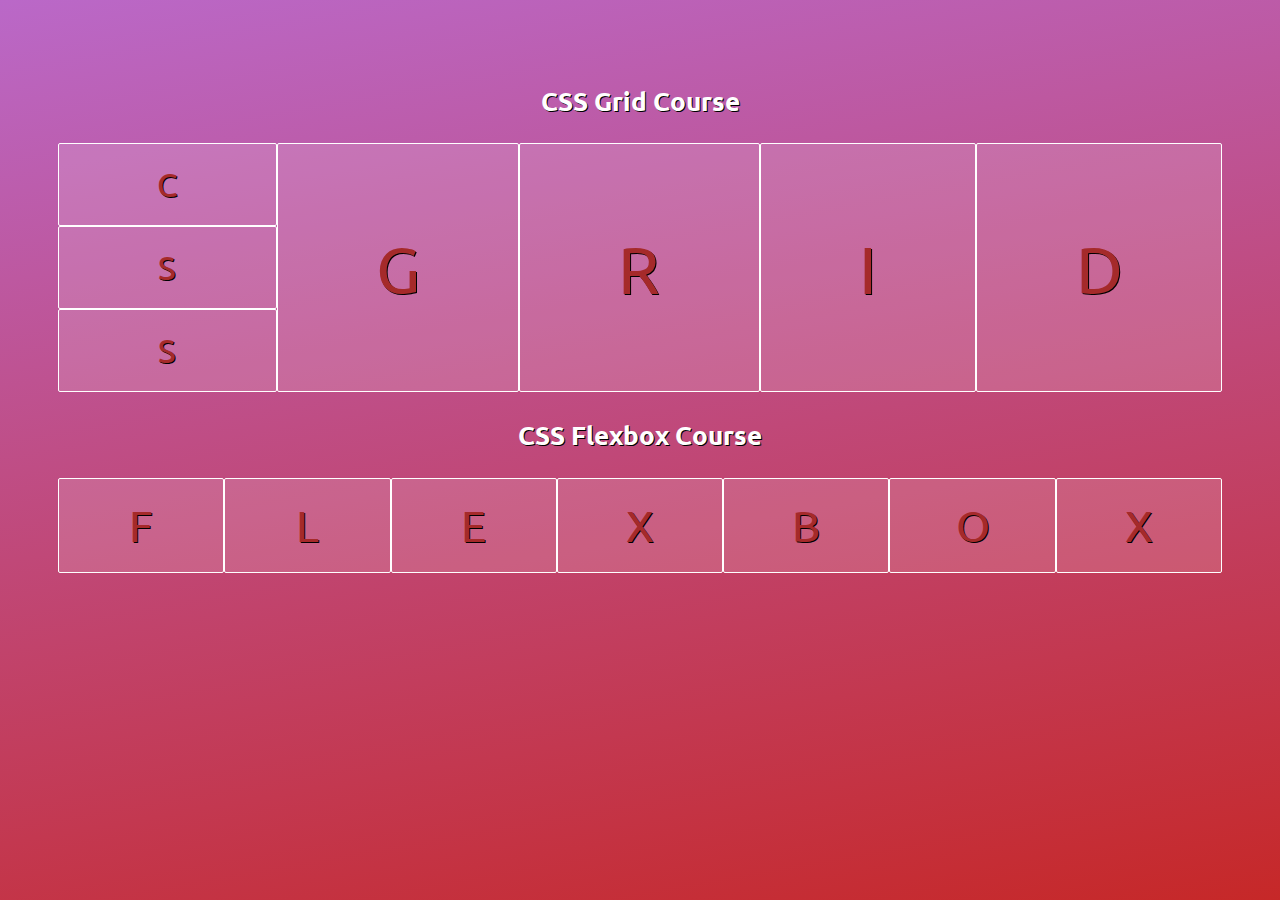
<file: index.html>
<!DOCTYPE html>
<html>
  <head>
      <title>Ultimate CSS Grid Course, (c) Peter Sommerhoff</title>
      <link rel="stylesheet" href="grid/css/base.css">
      <link rel="stylesheet" href="grid/css/main.css">
      <!-- Remove this line for offline development: -->
      <link href="https://fonts.googleapis.com/css?family=Ubuntu:300" rel="stylesheet">
  </head>
  <body>
    <a href="grid/index.html">
        <h3>CSS Grid Course</h3>
        <div class="grid6">
            <div>C</div>
            <div>S</div>
            <div>S</div>
            <div>G</div>
            <div>R</div>
            <div>I</div>
            <div>D</div>
        </div>
    </a>
    <a href="flexbox/showcase.html">
        <h3>CSS Flexbox Course</h3>
        <div class="flexbox">
            <div>F</div>
            <div>L</div>
            <div>E</div>
            <div>X</div>
            <div>B</div>
            <div>O</div>
            <div>X</div>
        </div>
    </a>
  </body>
</html>
</file>
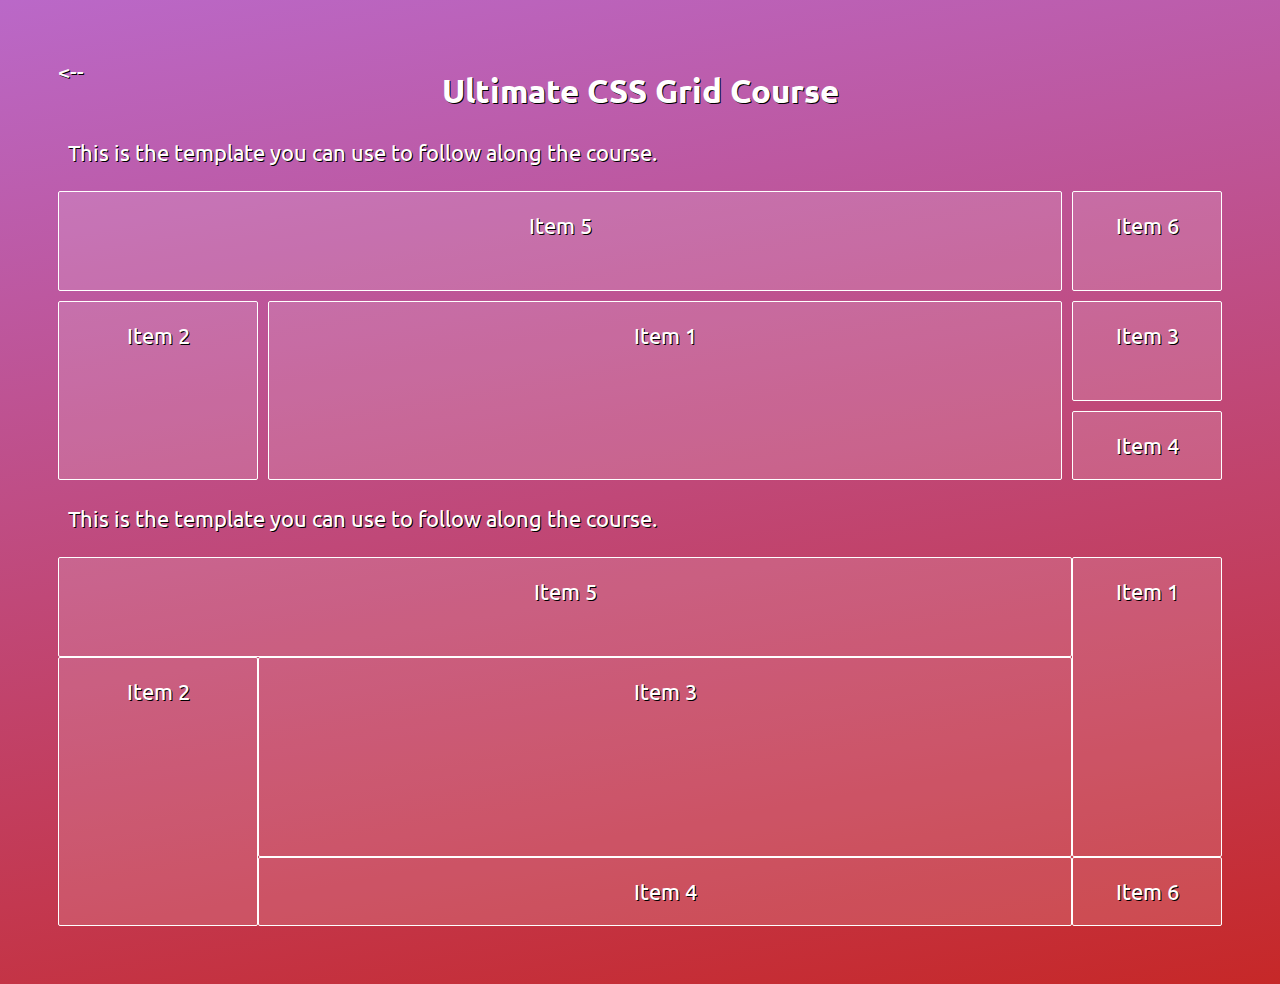
<file: grid/index.html>
<!DOCTYPE html>
<html>
  <head>
      <title>Ultimate CSS Grid Course, (c) Peter Sommerhoff</title>
      <link rel="stylesheet" href="css/base.css">
      <link rel="stylesheet" href="css/main.css">
      <!-- Remove this line for offline development: -->
      <link href="https://fonts.googleapis.com/css?family=Ubuntu:300" rel="stylesheet">
  </head>
  <body>
    <a href="../index.html"><--</a><h2>Ultimate CSS Grid Course</h2>
    <p>This is the template you can use to follow along the course.</p>
    <div class="grid">
      <div>Item 1</div>
      <div>Item 2</div>
      <div>Item 3</div>
      <div>Item 4</div>
      <div>Item 5</div>
      <div>Item 6</div>
    </div>

    <p>This is the template you can use to follow along the course.</p>
    <div class="grid2">
      <div>Item 1</div>
      <div>Item 2</div>
      <div>Item 3</div>
      <div>Item 4</div>
      <div>Item 5</div>
      <div>Item 6</div>
    </div>
  </body>
</html>
</file>
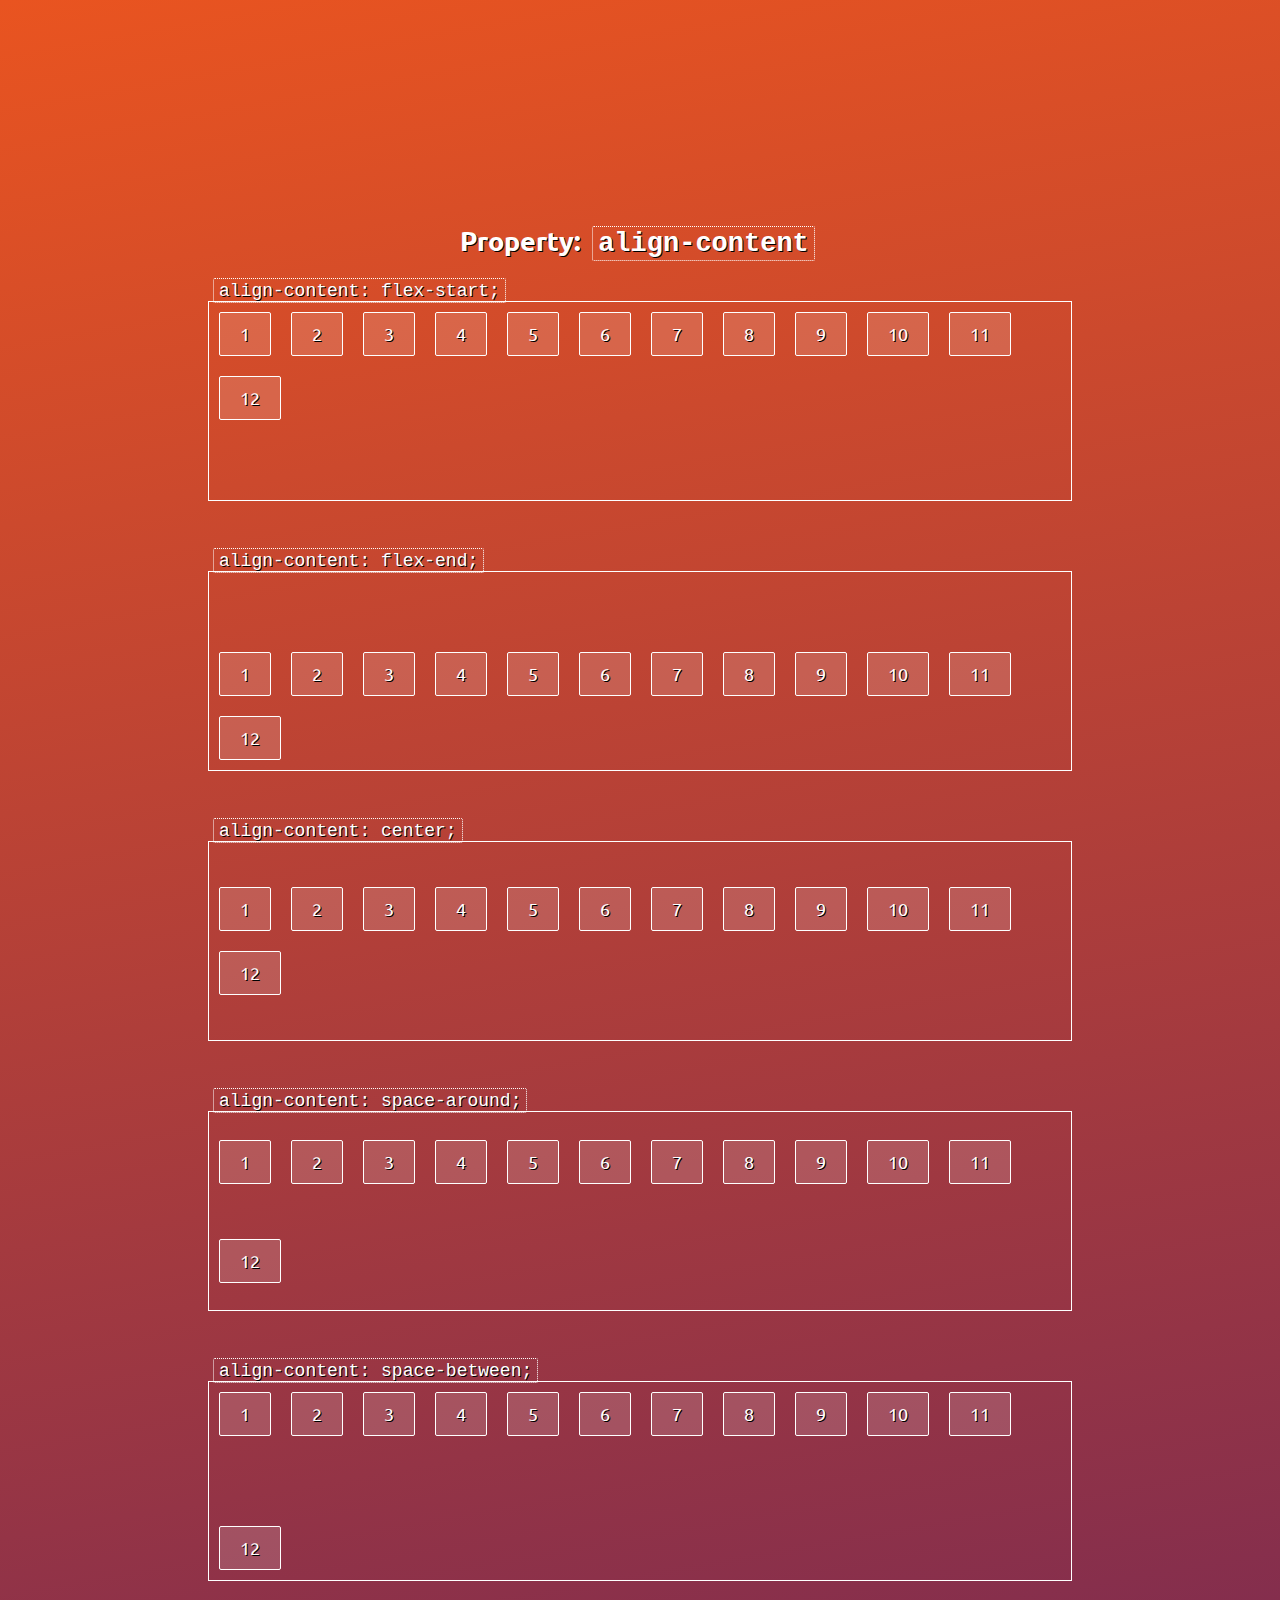
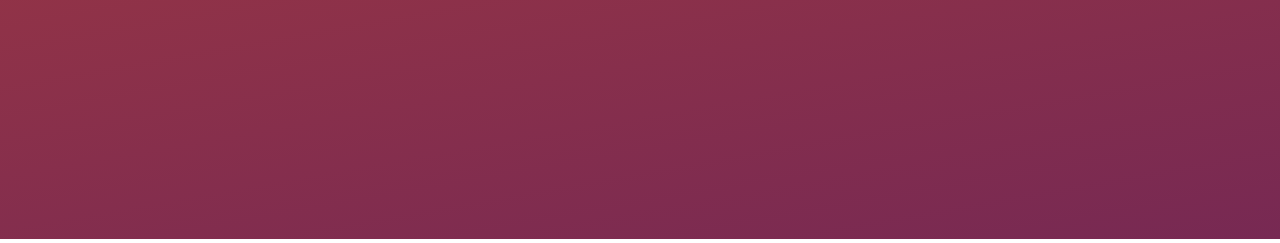
<file: flexbox/aligncontent.html>
<html>
  <head>
      <title>Flexbox Grids</title>
      <link rel="stylesheet" href="css/showcase.css">
      <link rel="stylesheet" href="css/aligncontent.css">
      <link href="https://fonts.googleapis.com/css?family=Ubuntu:300" rel="stylesheet">
  </head>
  <body>

    <h2>Property: <code>align-content</code></h2>

    <code>align-content: flex-start;</code>
    <div class="align-start container outlined">
      <div>1</div> <div>2</div> <div>3</div> <div>4</div>
      <div>5</div> <div>6</div> <div>7</div> <div>8</div>
      <div>9</div> <div>10</div> <div>11</div> <div>12</div>
    </div>

    <code>align-content: flex-end;</code>
    <div class="align-end container outlined">
      <div>1</div> <div>2</div> <div>3</div> <div>4</div>
      <div>5</div> <div>6</div> <div>7</div> <div>8</div>
      <div>9</div> <div>10</div> <div>11</div> <div>12</div>
    </div>

    <code>align-content: center;</code>
    <div class="align-center container outlined">
      <div>1</div> <div>2</div> <div>3</div> <div>4</div>
      <div>5</div> <div>6</div> <div>7</div> <div>8</div>
      <div>9</div> <div>10</div> <div>11</div> <div>12</div>
    </div>

    <code>align-content: space-around;</code>
    <div class="align-around container outlined">
      <div>1</div> <div>2</div> <div>3</div> <div>4</div>
      <div>5</div> <div>6</div> <div>7</div> <div>8</div>
      <div>9</div> <div>10</div> <div>11</div> <div>12</div>
    </div>

    <code>align-content: space-between;</code>
    <div class="align-between container outlined">
      <div>1</div> <div>2</div> <div>3</div> <div>4</div>
      <div>5</div> <div>6</div> <div>7</div> <div>8</div>
      <div>9</div> <div>10</div> <div>11</div> <div>12</div>
    </div>
  </body>
</html>
</file>
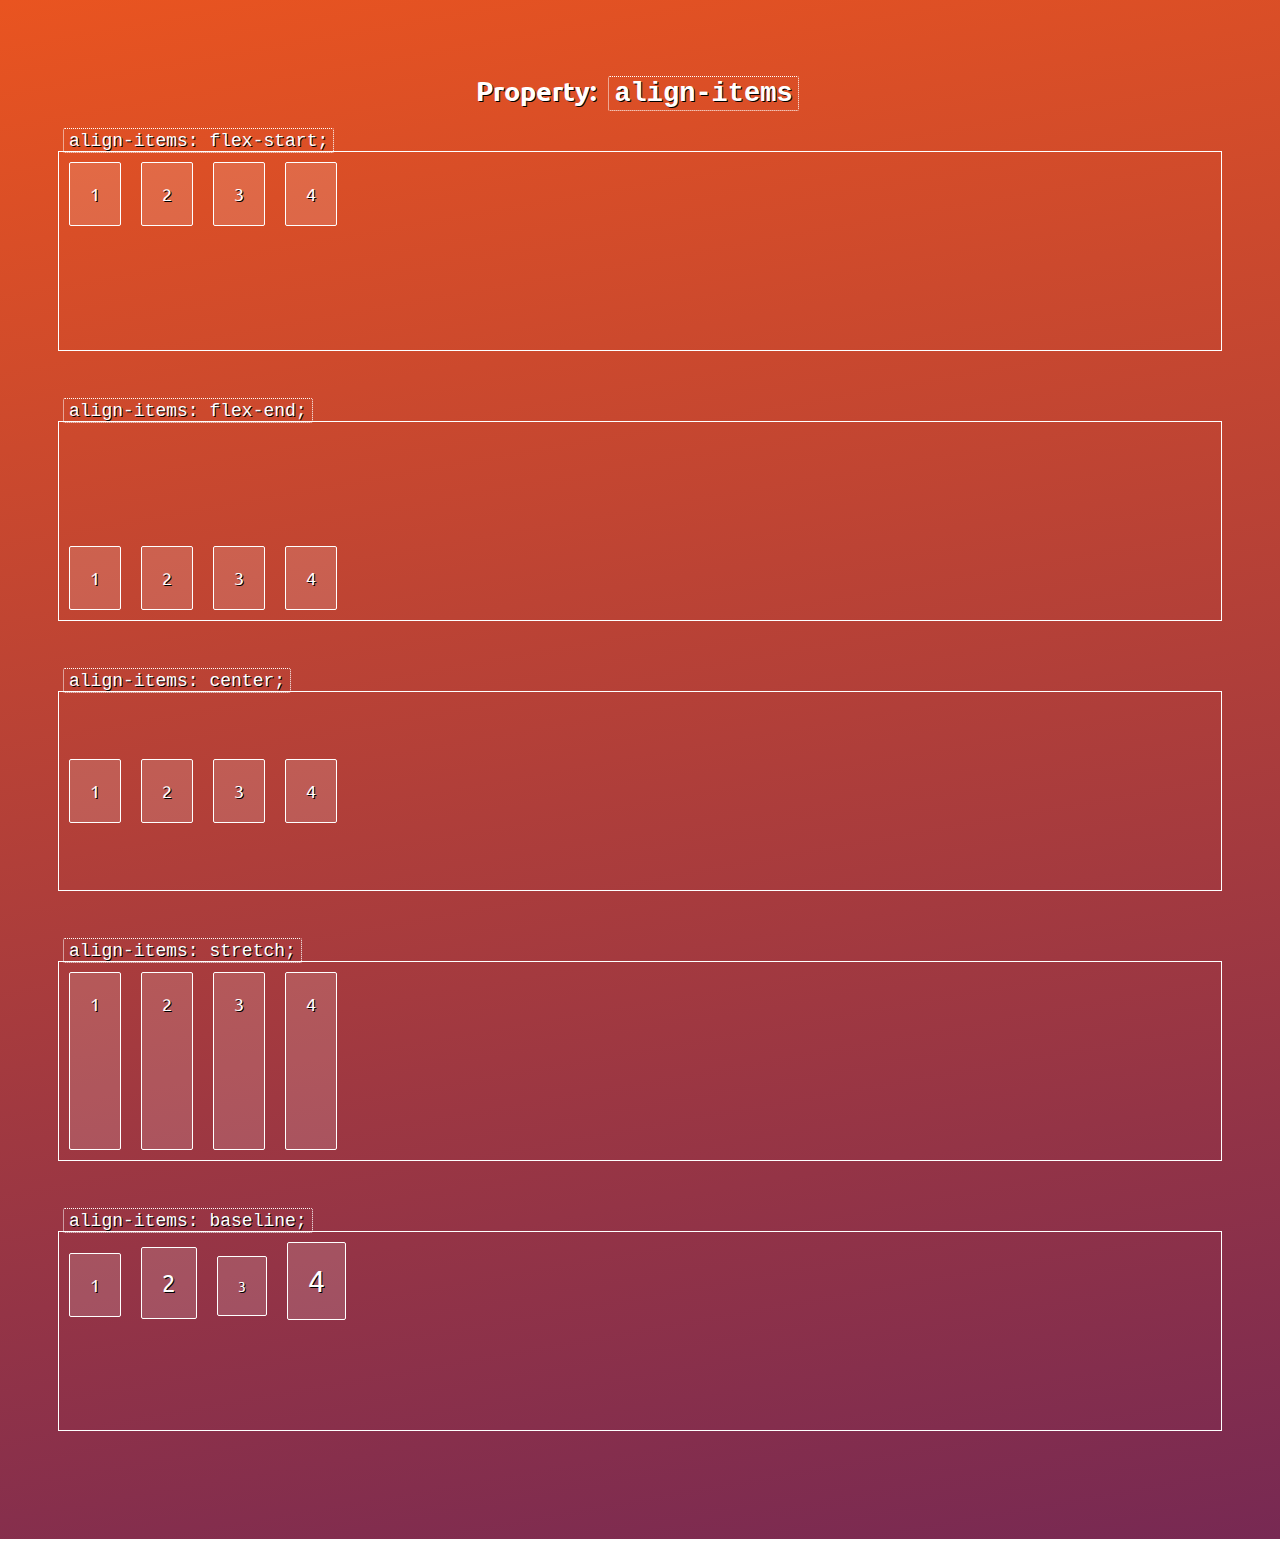
<file: flexbox/alignment.html>
<html>
  <head>
      <title>Flexbox Grids</title>
      <link rel="stylesheet" href="css/showcase.css">
      <link rel="stylesheet" href="css/alignment.css">
      <link href="https://fonts.googleapis.com/css?family=Ubuntu:300" rel="stylesheet">
  </head>
  <body>

    <h2>Property: <code>align-items</code></h2>

    <code>align-items: flex-start;</code>
    <div class="align-start container outlined">
      <div>1</div>
      <div>2</div>
      <div>3</div>
      <div>4</div>
    </div>

    <code>align-items: flex-end;</code>
    <div class="align-end container outlined">
      <div>1</div>
      <div>2</div>
      <div>3</div>
      <div>4</div>
    </div>

    <code>align-items: center;</code>
    <div class="align-center container outlined">
      <div>1</div>
      <div>2</div>
      <div>3</div>
      <div>4</div>
    </div>

    <code>align-items: stretch;</code>
    <div class="align-stretch container outlined">
      <div>1</div>
      <div>2</div>
      <div>3</div>
      <div>4</div>
    </div>

    <code>align-items: baseline;</code>
    <div class="align-baseline container outlined">
      <div>1</div>
      <div>2</div>
      <div>3</div>
      <div>4</div>
    </div>
  </body>
</html>
</file>
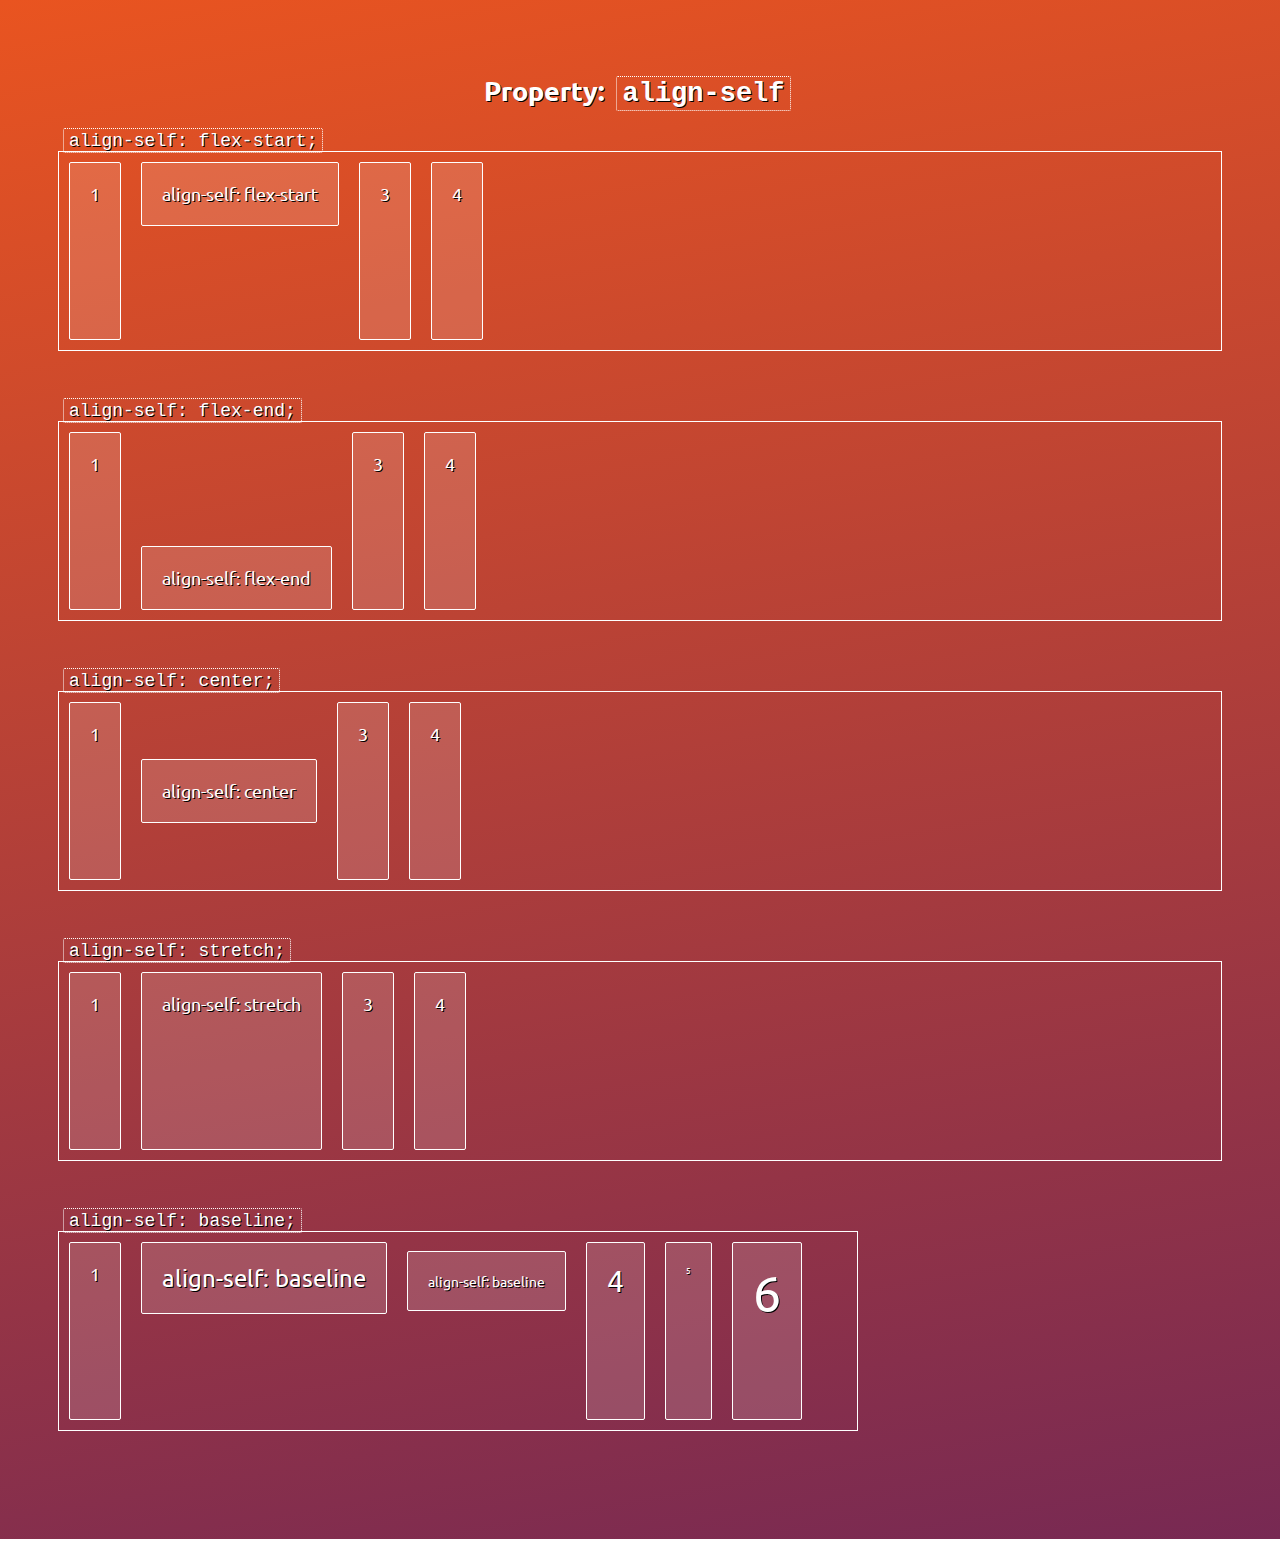
<file: flexbox/alignself.html>
<html>
  <head>
      <title>Flexbox Grids</title>
      <link rel="stylesheet" href="css/showcase.css">
      <link rel="stylesheet" href="css/alignself.css">
      <link href="https://fonts.googleapis.com/css?family=Ubuntu:300" rel="stylesheet">
  </head>
  <body>

    <h2>Property: <code>align-self</code></h2>

    <code>align-self: flex-start;</code>
    <div class="container outlined">
      <div>1</div>
      <div class="self-start">align-self: flex-start</div>
      <div>3</div>
      <div>4</div>
    </div>

    <code>align-self: flex-end;</code>
    <div class="container outlined">
      <div>1</div>
      <div class="self-end">align-self: flex-end</div>
      <div>3</div>
      <div>4</div>
    </div>

    <code>align-self: center;</code>
    <div class="container outlined">
      <div>1</div>
      <div class="self-center">align-self: center</div>
      <div>3</div>
      <div>4</div>
    </div>

    <code>align-self: stretch;</code>
    <div class="container outlined">
      <div>1</div>
      <div class="self-stretch">align-self: stretch</div>
      <div>3</div>
      <div>4</div>
    </div>

    <code>align-self: baseline;</code>
    <div class="container outlined baseline">
      <div>1</div>
      <div class="self-baseline">align-self: baseline</div>
      <div class="self-baseline">align-self: baseline</div>
      <div>4</div>
      <div>5</div>
      <div>6</div>
    </div>
  </body>
</html>
</file>
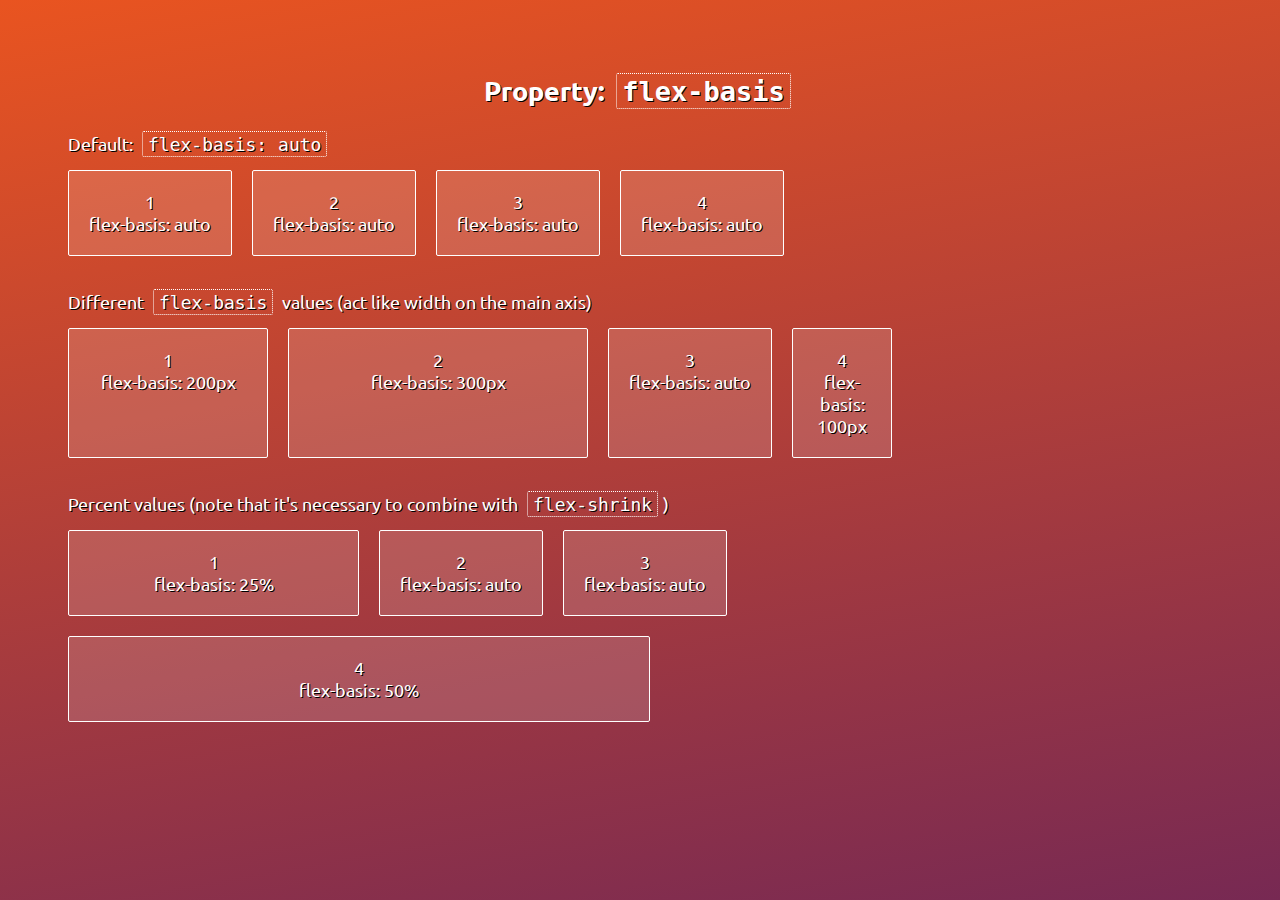
<file: flexbox/flexbasis.html>
<html>
  <head>
      <title>Flexbox Grids</title>
      <link rel="stylesheet" href="css/showcase.css">
      <link rel="stylesheet" href="css/flexbasis.css">
      <link href="https://fonts.googleapis.com/css?family=Ubuntu:300" rel="stylesheet">
  </head>
  <body>

    <h2>Property: <code>flex-basis</code></h2>

    <p>Default: <code>flex-basis: auto</code></p>
    <div class="container">
      <div>1 <br>flex-basis: auto</div>
      <div>2 <br>flex-basis: auto</div>
      <div>3 <br>flex-basis: auto</div>
      <div>4 <br>flex-basis: auto</div>
    </div>

    <p>Different <code>flex-basis</code> values (act like width on the main axis)</p>
    <div class="basis1 container">
      <div>1 <br>flex-basis: 200px</div>
      <div>2 <br>flex-basis: 300px</div>
      <div>3 <br>flex-basis: auto</div>
      <div>4 <br>flex-basis: 100px</div>
    </div>

    <p>Percent values (note that it's necessary to combine with <code>flex-shrink</code>)</p>
    <div class="basis2 container">
      <div>1 <br>flex-basis: 25%</div>
      <div>2 <br>flex-basis: auto</div>
      <div>3 <br>flex-basis: auto</div>
      <div>4 <br>flex-basis: 50%</div>
    </div>

  </body>
</html>
</file>
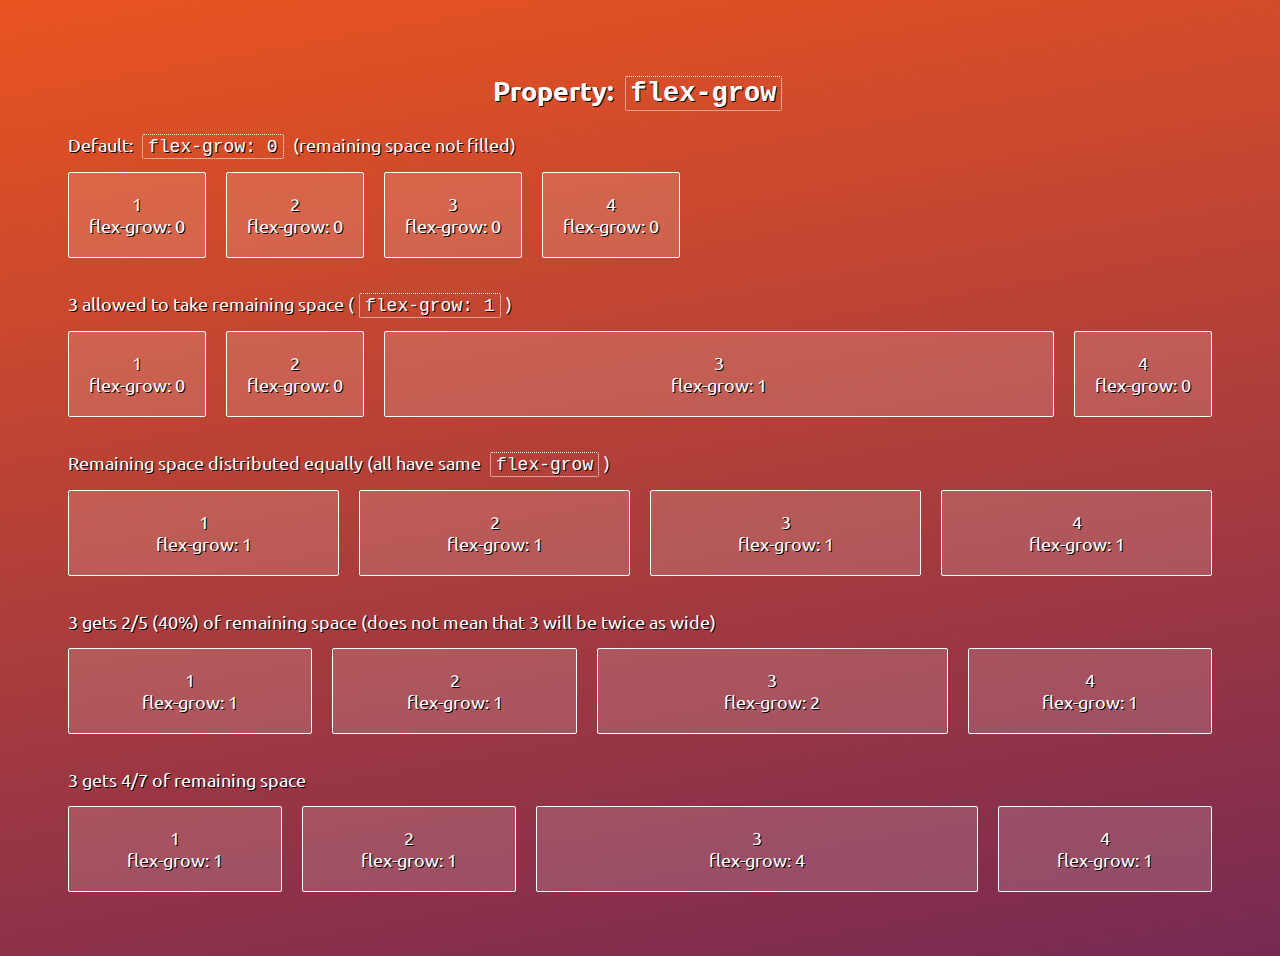
<file: flexbox/flexgrow.html>
<html>
  <head>
      <title>Flexbox Grids</title>
      <link rel="stylesheet" href="css/showcase.css">
      <link rel="stylesheet" href="css/flexgrow.css">
      <link href="https://fonts.googleapis.com/css?family=Ubuntu:300" rel="stylesheet">
  </head>
  <body>

    <h2>Property: <code>flex-grow</code></h2>

    <p>Default: <code>flex-grow: 0</code> (remaining space not filled)</p>
    <div class="container">
      <div>1 <br>flex-grow: 0</div>
      <div>2 <br>flex-grow: 0</div>
      <div>3 <br>flex-grow: 0</div>
      <div>4 <br>flex-grow: 0</div>
    </div>

    <p>3 allowed to take remaining space (<code>flex-grow: 1</code>)</p>
    <div class="grow1 container">
      <div>1 <br>flex-grow: 0</div>
      <div>2 <br>flex-grow: 0</div>
      <div>3 <br>flex-grow: 1</div>
      <div>4 <br>flex-grow: 0</div>
    </div>

    <p>Remaining space distributed equally (all have same <code>flex-grow</code>)</p>
    <div class="grow2 container">
      <div>1 <br>flex-grow: 1</div>
      <div>2 <br>flex-grow: 1</div>
      <div>3 <br>flex-grow: 1</div>
      <div>4 <br>flex-grow: 1</div>
    </div>

    <p>3 gets 2/5 (40%) of remaining space (does not mean that 3 will be twice as wide)</p>
    <div class="grow3 container">
      <div>1 <br>flex-grow: 1</div>
      <div>2 <br>flex-grow: 1</div>
      <div>3 <br>flex-grow: 2</div>
      <div>4 <br>flex-grow: 1</div>
    </div>

    <p>3 gets 4/7 of remaining space</p>
    <div class="grow4 container">
      <div>1 <br>flex-grow: 1</div>
      <div>2 <br>flex-grow: 1</div>
      <div>3 <br>flex-grow: 4</div>
      <div>4 <br>flex-grow: 1</div>
    </div>

  </body>
</html>
</file>
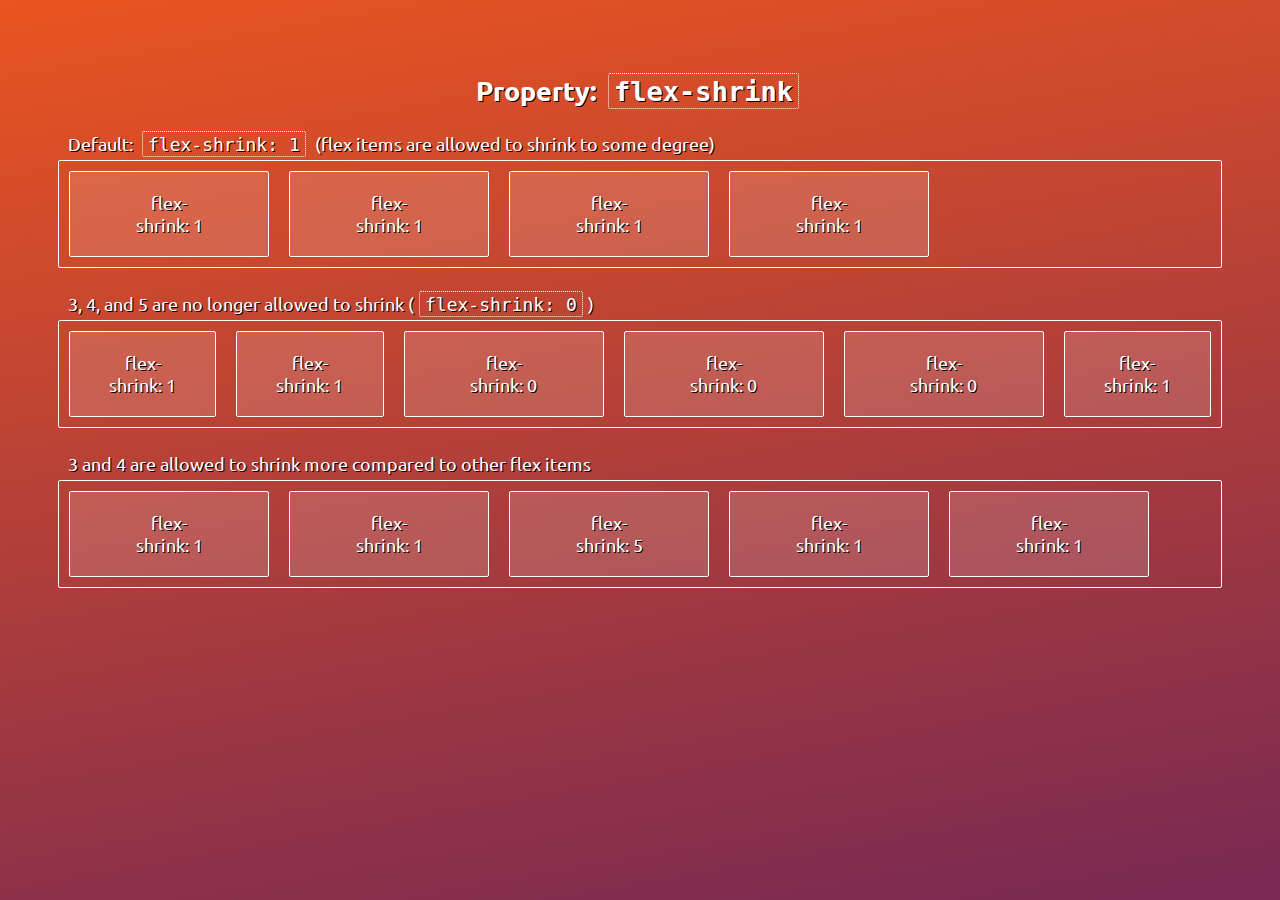
<file: flexbox/flexshrink.html>
<html>
  <head>
      <title>Flexbox Grids</title>
      <link rel="stylesheet" href="css/showcase.css">
      <link rel="stylesheet" href="css/flexshrink.css">
      <link href="https://fonts.googleapis.com/css?family=Ubuntu:300" rel="stylesheet">
  </head>
  <body>

    <h2>Property: <code>flex-shrink</code></h2>

    <p>Default: <code>flex-shrink: 1</code> (flex items are allowed to shrink to some degree)</p>
    <div class="container">
      <div>flex-<br>shrink: 1</div>
      <div>flex-<br>shrink: 1</div>
      <div>flex-<br>shrink: 1</div>
      <div>flex-<br>shrink: 1</div>
    </div>

    <p>3, 4, and 5 are no longer allowed to shrink (<code>flex-shrink: 0</code>)</p>
    <div class="shrink1 container">
      <div>flex-<br>shrink: 1</div>
      <div>flex-<br>shrink: 1</div>
      <div>flex-<br>shrink: 0</div>
      <div>flex-<br>shrink: 0</div>
      <div>flex-<br>shrink: 0</div>
      <div>flex-<br>shrink: 1</div>
    </div>

    <p>3 and 4 are allowed to shrink more compared to other flex items</p>
    <div class="shrink2 container">
      <div>flex-<br>shrink: 1</div>
      <div>flex-<br>shrink: 1</div>
      <div>flex-<br>shrink: 5</div>
      <div>flex-<br>shrink: 1</div>
      <div>flex-<br>shrink: 1</div>
    </div>

  </body>
</html>
</file>
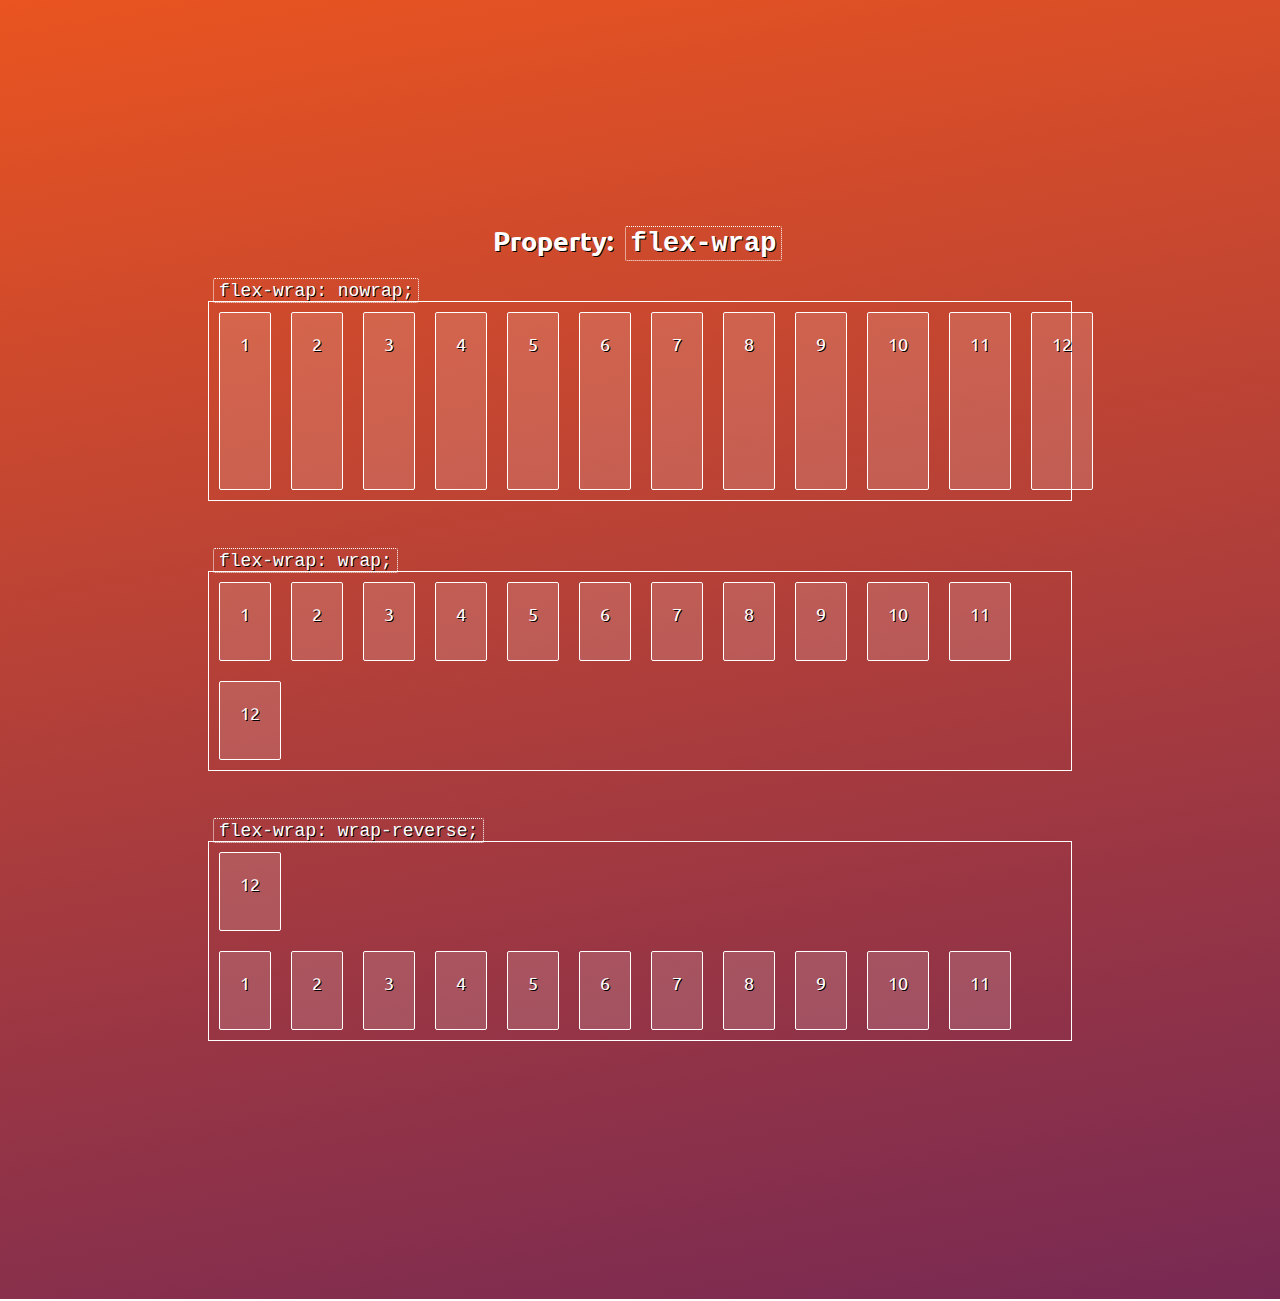
<file: flexbox/flexwrap.html>
<html>
  <head>
      <title>Flexbox Grids</title>
      <link rel="stylesheet" href="css/showcase.css">
      <link rel="stylesheet" href="css/flexwrap.css">
      <link href="https://fonts.googleapis.com/css?family=Ubuntu:300" rel="stylesheet">
  </head>
  <body>

    <h2>Property: <code>flex-wrap</code></h2>

    <code>flex-wrap: nowrap;</code>
    <div class="nowrap container outlined">
      <div>1</div> <div>2</div> <div>3</div> <div>4</div>
      <div>5</div> <div>6</div> <div>7</div> <div>8</div>
      <div>9</div> <div>10</div> <div>11</div> <div>12</div>
    </div>

    <code>flex-wrap: wrap;</code>
    <div class="wrap container outlined">
      <div>1</div> <div>2</div> <div>3</div> <div>4</div>
      <div>5</div> <div>6</div> <div>7</div> <div>8</div>
      <div>9</div> <div>10</div> <div>11</div> <div>12</div>
    </div>

    <code>flex-wrap: wrap-reverse;</code>
    <div class="wrap-reverse container outlined">
      <div>1</div> <div>2</div> <div>3</div> <div>4</div>
      <div>5</div> <div>6</div> <div>7</div> <div>8</div>
      <div>9</div> <div>10</div> <div>11</div> <div>12</div>
    </div>

  </body>
</html>
</file>
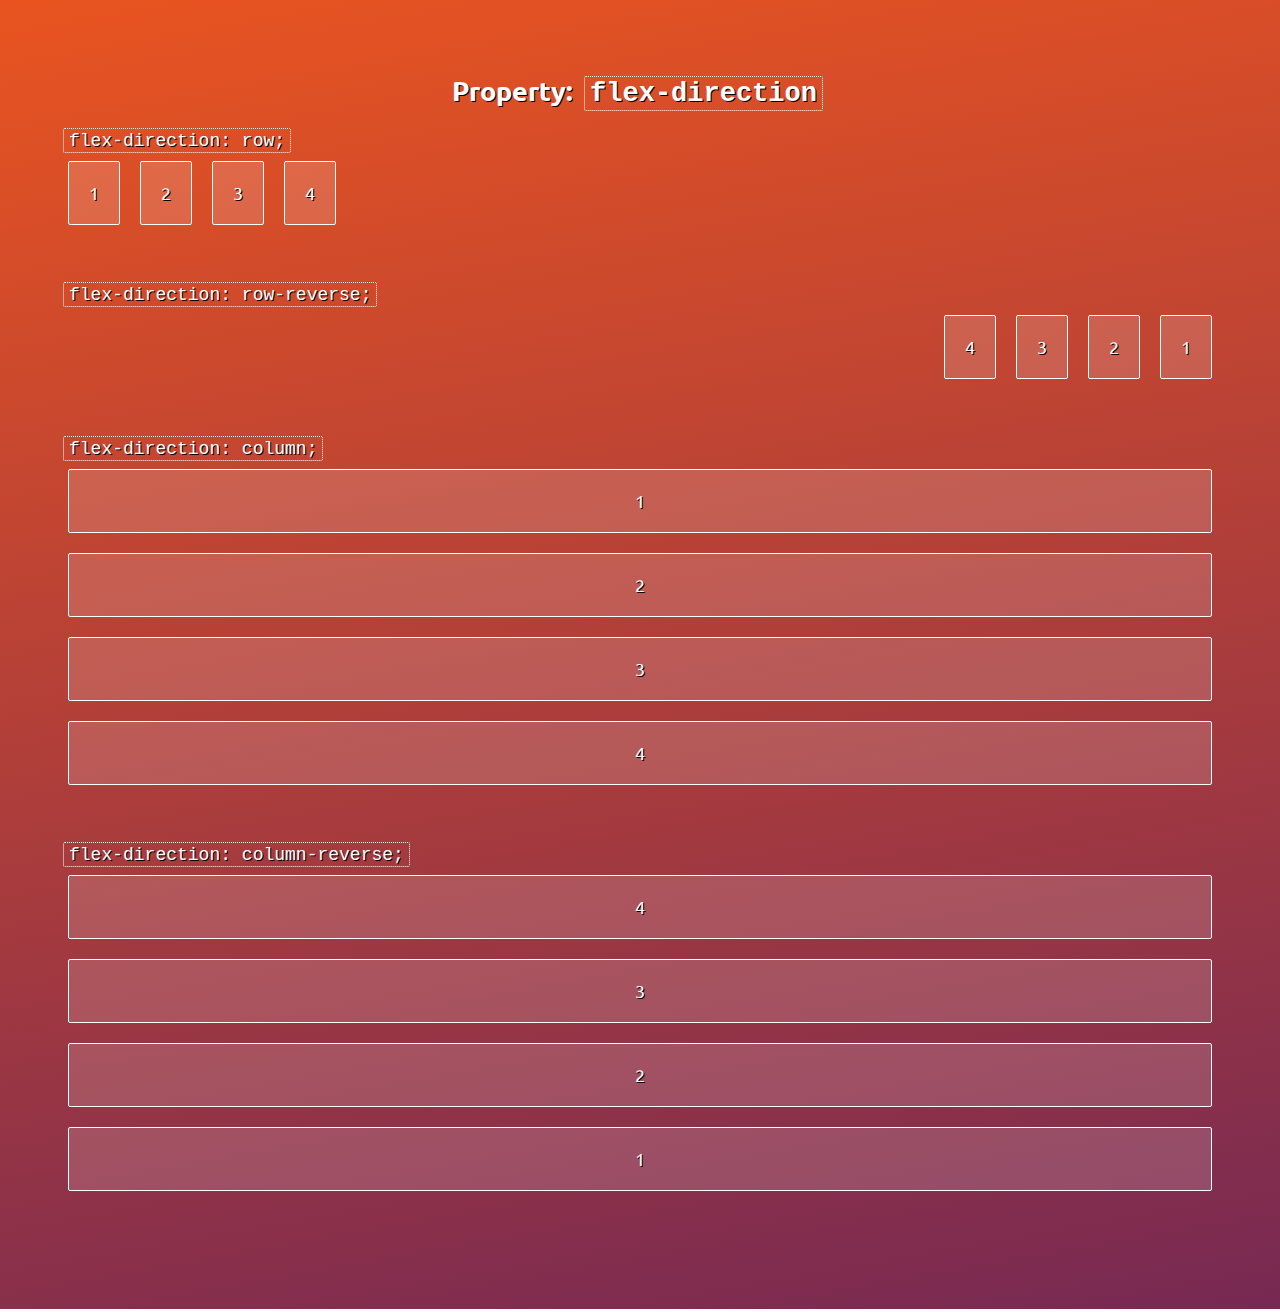
<file: flexbox/flowdirection.html>
<html>
  <head>
      <title>Flexbox Grids</title>
      <link rel="stylesheet" href="css/showcase.css">
      <link rel="stylesheet" href="css/flowdirection.css">
      <link href="https://fonts.googleapis.com/css?family=Ubuntu:300" rel="stylesheet">
  </head>
  <body>

    <h2>Property: <code>flex-direction</code></h2>

    <code>flex-direction: row;</code>
    <div class="row container">
      <div>1</div>
      <div>2</div>
      <div>3</div>
      <div>4</div>
    </div>

    <code>flex-direction: row-reverse;</code>
    <div class="row-reverse container">
      <div>1</div>
      <div>2</div>
      <div>3</div>
      <div>4</div>
    </div>

    <code>flex-direction: column;</code>
    <div class="column container">
      <div>1</div>
      <div>2</div>
      <div>3</div>
      <div>4</div>
    </div>

    <code>flex-direction: column-reverse;</code>
    <div class="column-reverse container">
      <div>1</div>
      <div>2</div>
      <div>3</div>
      <div>4</div>
    </div>
  </body>
</html>
</file>
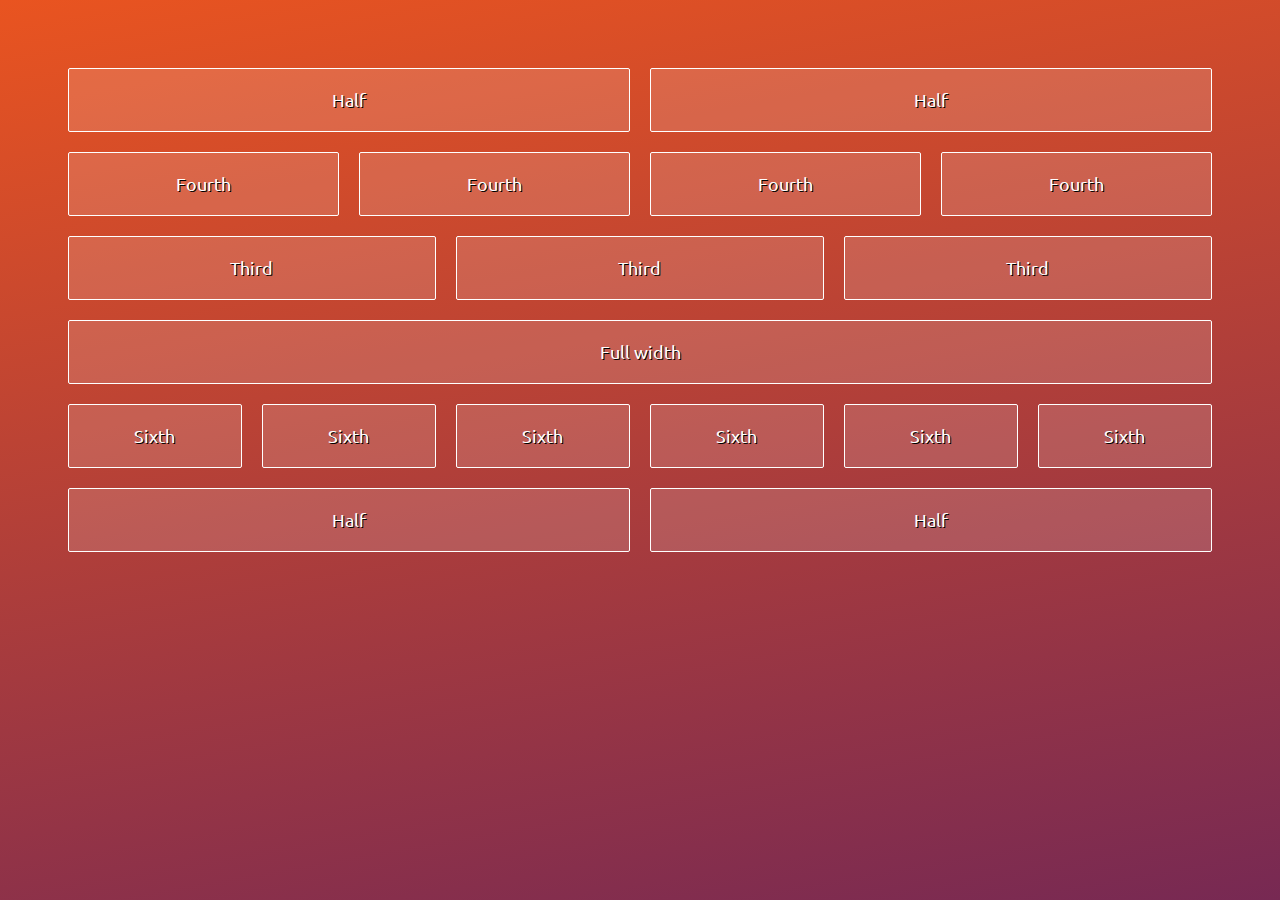
<file: flexbox/grids.html>
<html>
  <head>
      <title>Flexbox Grids</title>
      <link rel="stylesheet" href="css/showcase.css">
      <link href="https://fonts.googleapis.com/css?family=Ubuntu:300" rel="stylesheet">
  </head>
  <body>
    <div class="container">
      <div class="half">Half</div>
      <div class="half">Half</div>
      <div class="fourth">Fourth</div>
      <div class="fourth">Fourth</div>
      <div class="fourth">Fourth</div>
      <div class="fourth">Fourth</div>
      <div class="third">Third</div>
      <div class="third">Third</div>
      <div class="third">Third</div>
      <div class="full">Full width</div>
      <div class="sixth">Sixth</div>
      <div class="sixth">Sixth</div>
      <div class="sixth">Sixth</div>
      <div class="sixth">Sixth</div>
      <div class="sixth">Sixth</div>
      <div class="sixth">Sixth</div>
      <div class="half">Half</div>
      <div class="half">Half</div>
    </div>
  </body>
</html>
</file>
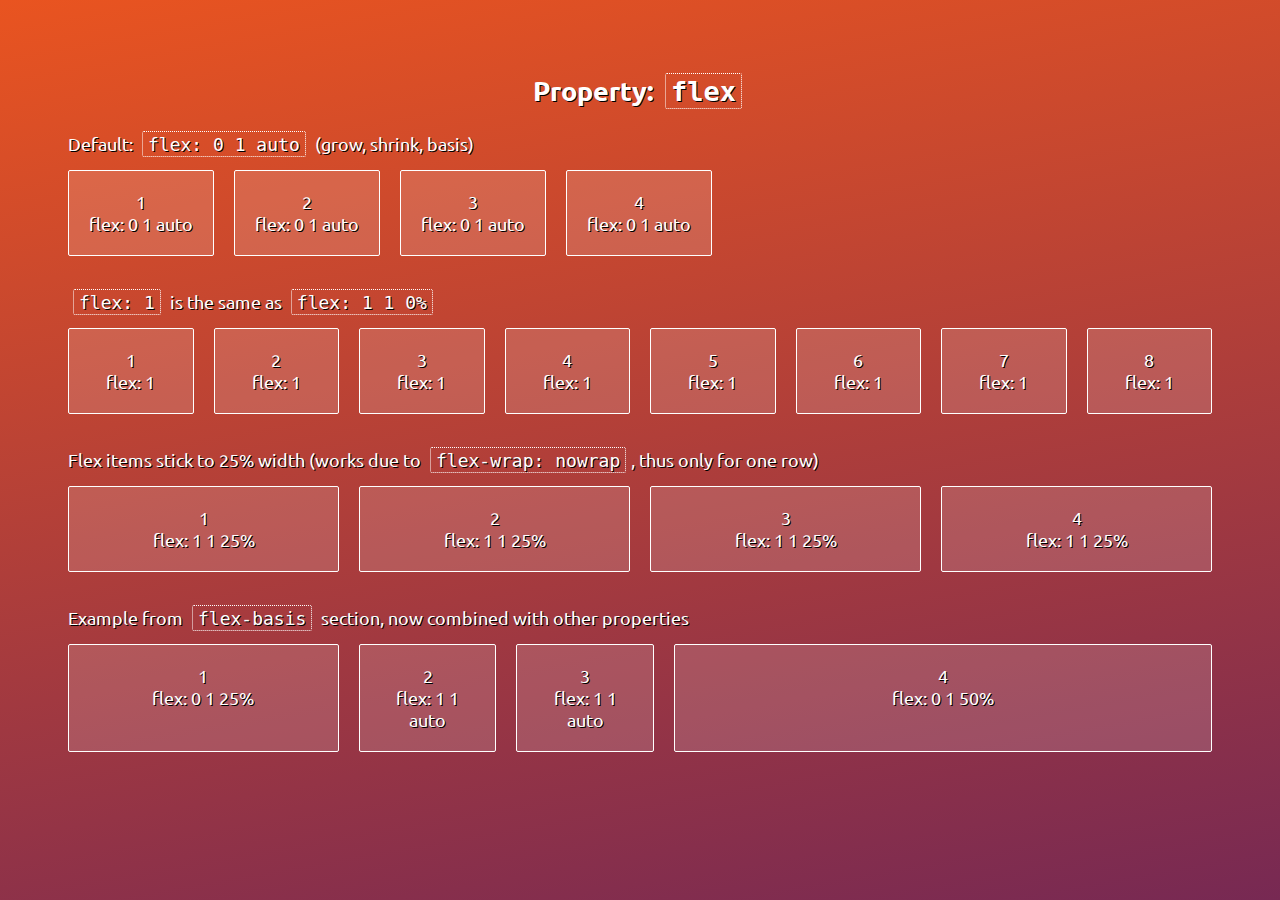
<file: flexbox/growshrinkbasis.html>
<html>
  <head>
      <title>Flexbox Grids</title>
      <link rel="stylesheet" href="css/showcase.css">
      <link rel="stylesheet" href="css/growshrinkbasis.css">
      <link href="https://fonts.googleapis.com/css?family=Ubuntu:300" rel="stylesheet">
  </head>
  <body>

    <h2>Property: <code>flex</code></h2>

    <p>Default: <code>flex: 0 1 auto</code> (grow, shrink, basis)</p>
    <div class="container">
      <div>1 <br>flex: 0 1 auto</div>
      <div>2 <br>flex: 0 1 auto</div>
      <div>3 <br>flex: 0 1 auto</div>
      <div>4 <br>flex: 0 1 auto</div>
    </div>

    <p><code>flex: 1</code> is the same as <code>flex: 1 1 0%</code></p>
    <div class="gallery1 container">
      <div>1 <br>flex: 1</div>
      <div>2 <br>flex: 1</div>
      <div>3 <br>flex: 1</div>
      <div>4 <br>flex: 1</div>
      <div>5 <br>flex: 1</div>
      <div>6 <br>flex: 1</div>
      <div>7 <br>flex: 1</div>
      <div>8 <br>flex: 1</div>
    </div>

    <p>Flex items stick to 25% width (works due to <code>flex-wrap: nowrap</code>, thus only for one row)</p>
    <div class="gallery2 container">
      <div>1 <br>flex: 1 1 25%</div>
      <div>2 <br>flex: 1 1 25%</div>
      <div>3 <br>flex: 1 1 25%</div>
      <div>4 <br>flex: 1 1 25%</div>
    </div>

    <p>Example from <code>flex-basis</code> section, now combined with other properties</p>
    <div class="gallery3 container">
      <div>1 <br>flex: 0 1 25%</div>
      <div>2 <br>flex: 1 1 auto</div>
      <div>3 <br>flex: 1 1 auto</div>
      <div>4 <br>flex: 0 1 50%</div>
    </div>

  </body>
</html>
</file>
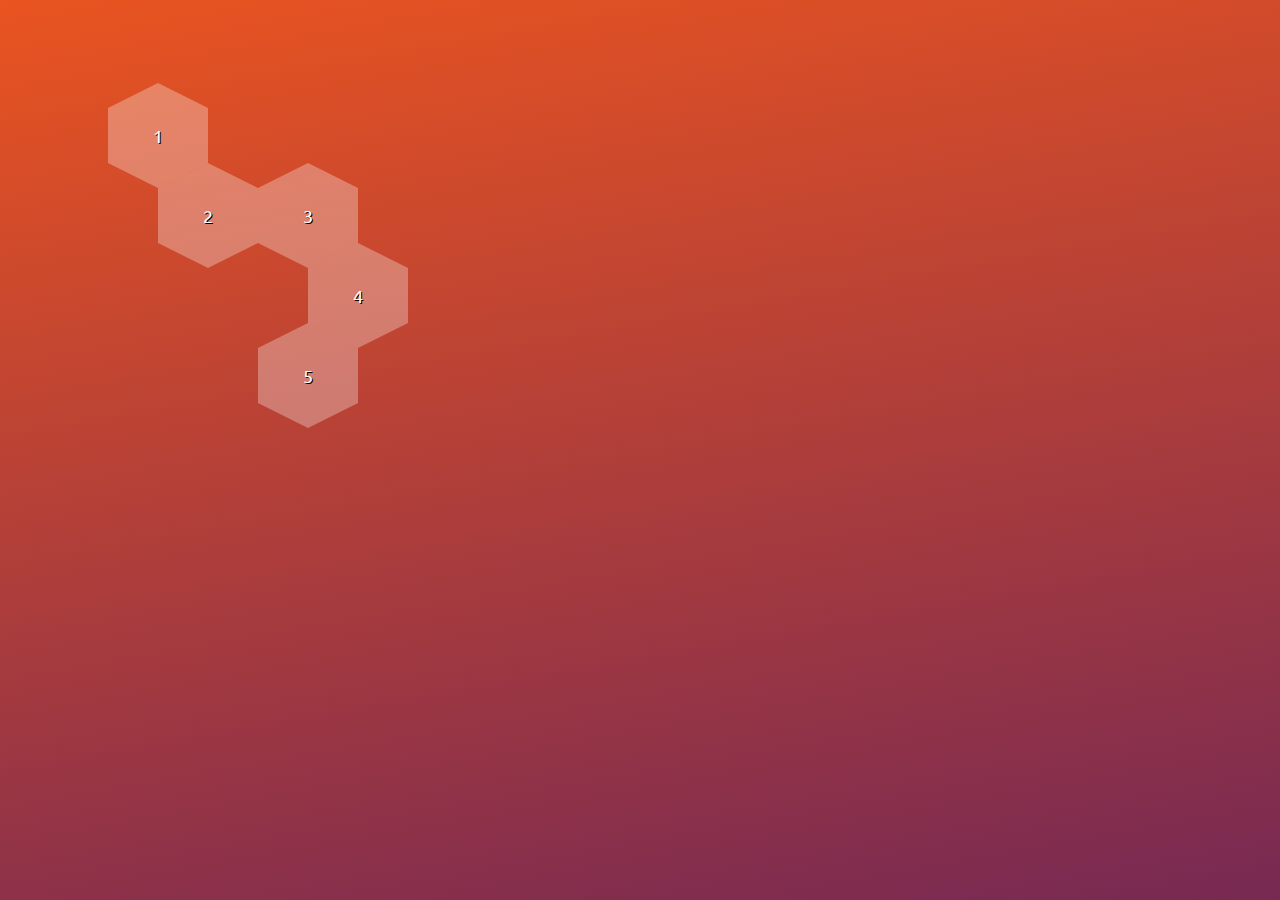
<file: flexbox/hexagon.html>
<html>
  <head>
      <title>Flexbox Grids</title>
      <link rel="stylesheet" href="css/showcase.css">
      <link href="https://fonts.googleapis.com/css?family=Ubuntu:300" rel="stylesheet">
      <style media="screen">
        .hexagon {
          position: absolute;
          width: 100px;
          height: 55px;
          text-align: center;
          line-height: 55px;
          background: rgba(255, 255, 255, 0.3);
          position: relative;
        }
        .hexagon:before {
          content: "";
          position: absolute;
          top: -25px;
          left: 0;
          width: 0;
          height: 0;
          border-left: 50px solid transparent;
          border-right: 50px solid transparent;
          border-bottom: 25px solid rgba(255, 255, 255, 0.3);
        }
        .hexagon:after {
          content: "";
          position: absolute;
          bottom: -25px;
          left: 0;
          width: 0;
          height: 0;
          border-left: 50px solid transparent;
          border-right: 50px solid transparent;
          border-top: 25px solid rgba(255, 255, 255, 0.3);
        }

        #hexagon-1 {
          top: 50px;
          left: 50px;
        }

        #hexagon-2 {
          top: 75px;
          left: 100px;
        }

        #hexagon-3 {
          top: 20px;
          left: 200px;
        }

        #hexagon-4 {
          top: 45px;
          left: 250px;
        }

        #hexagon-5 {
          top: 70px;
          left: 200px;
        }
      </style>
  </head>
  <body>
    <div>
      <div id="hexagon-1" class="hexagon">1</div>
      <div id="hexagon-2" class="hexagon">2</div>
      <div id="hexagon-3" class="hexagon">3</div>
      <div id="hexagon-4" class="hexagon">4</div>
      <div id="hexagon-5" class="hexagon">5</div>
    </div>
  </body>
</html>
</file>
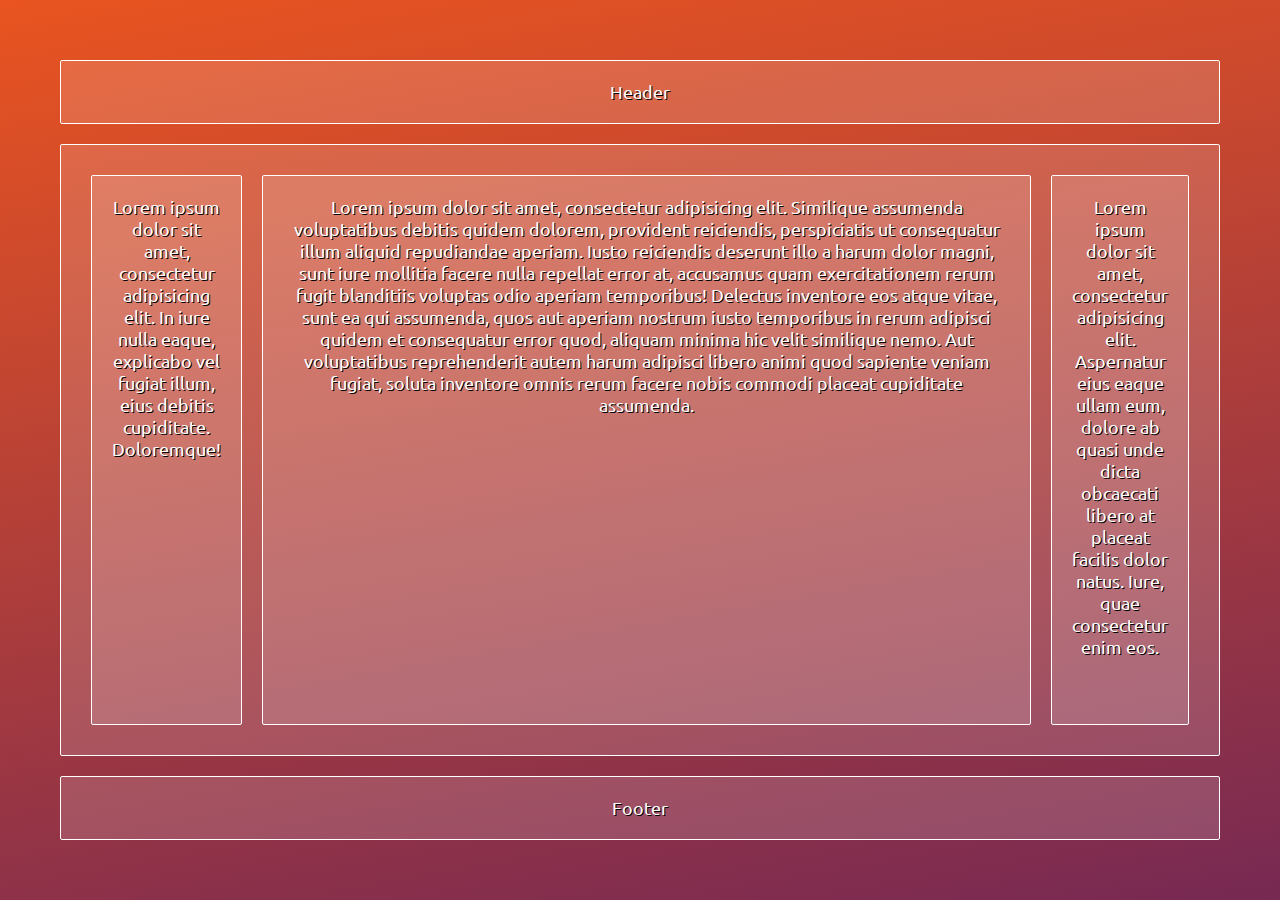
<file: flexbox/holygrail.html>
<html>
  <head>
      <title>Holy Grail Layout</title>
      <link rel="stylesheet" href="css/showcase.css">
      <link rel="stylesheet" href="css/holygrail.css">
      <link href="https://fonts.googleapis.com/css?family=Ubuntu:300" rel="stylesheet">
  </head>
  <body id="holygrail" class="container">
    <header id="header"> Header </header>
    <main id="main" class="container">
      <article id="content">
        Lorem ipsum dolor sit amet, consectetur adipisicing elit. Similique assumenda voluptatibus debitis quidem dolorem, provident reiciendis, perspiciatis ut consequatur illum aliquid repudiandae aperiam. Iusto reiciendis deserunt illo a harum dolor magni, sunt iure mollitia facere nulla repellat error at, accusamus quam exercitationem rerum fugit blanditiis voluptas odio aperiam temporibus! Delectus inventore eos atque vitae, sunt ea qui assumenda, quos aut aperiam nostrum iusto temporibus in rerum adipisci quidem et consequatur error quod, aliquam minima hic velit similique nemo. Aut voluptatibus reprehenderit autem harum adipisci libero animi quod sapiente veniam fugiat, soluta inventore omnis rerum facere nobis commodi placeat cupiditate assumenda.
      </article>
      <aside id="secondary">Lorem ipsum dolor sit amet, consectetur adipisicing elit. In iure nulla eaque, explicabo vel fugiat illum, eius debitis cupiditate. Doloremque!</aside>
      <aside id="tertiary">Lorem ipsum dolor sit amet, consectetur adipisicing elit. Aspernatur eius eaque ullam eum, dolore ab quasi unde dicta obcaecati libero at placeat facilis dolor natus. Iure, quae consectetur enim eos.</aside>
    </main>
    <footer id="footer">Footer</footer>
  </body>
</html>
</file>
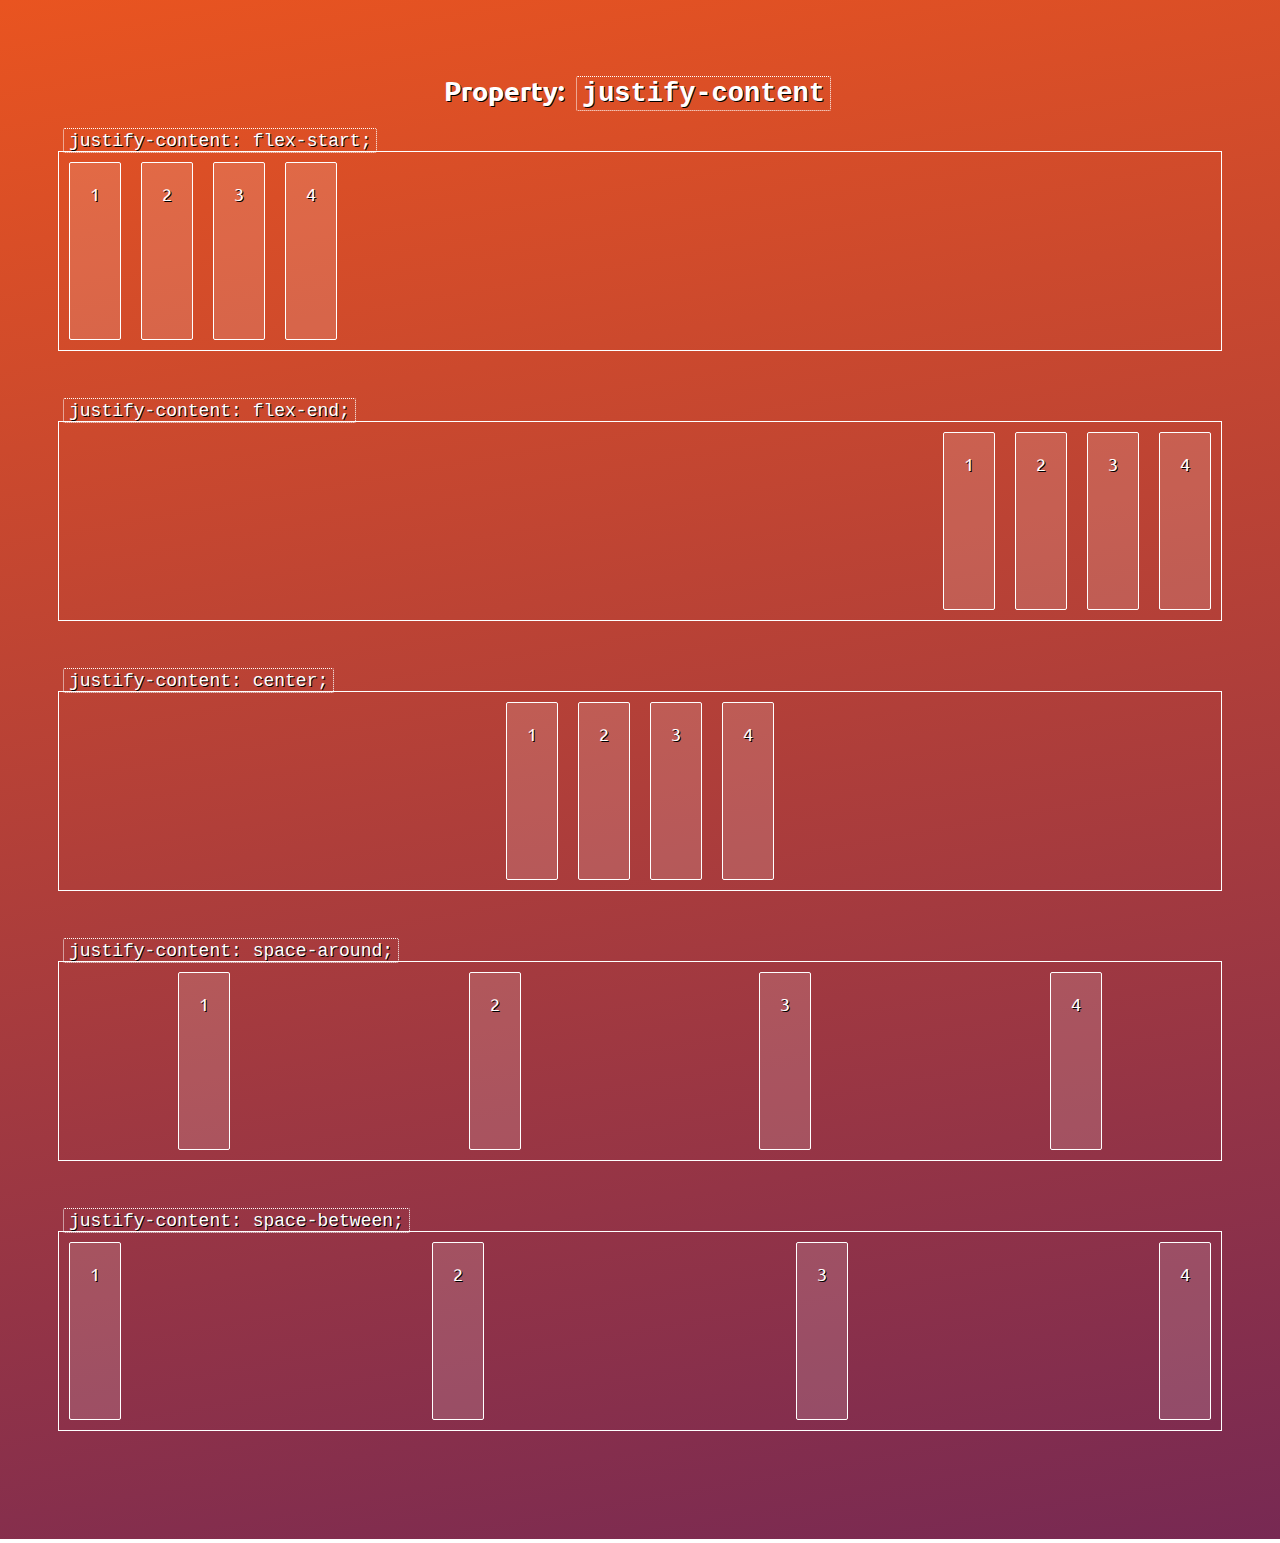
<file: flexbox/justify.html>
<html>
  <head>
      <title>Flexbox Grids</title>
      <link rel="stylesheet" href="css/showcase.css">
      <link rel="stylesheet" href="css/justify.css">
      <link href="https://fonts.googleapis.com/css?family=Ubuntu:300" rel="stylesheet">
  </head>
  <body>
    <h2>Property: <code>justify-content</code></h2>
    <code>justify-content: flex-start;</code>
    <div class="justify-start container outlined">
      <div>1</div>
      <div>2</div>
      <div>3</div>
      <div>4</div>
    </div>

    <code>justify-content: flex-end;</code>
    <div class="justify-end container outlined">
      <div>1</div>
      <div>2</div>
      <div>3</div>
      <div>4</div>
    </div>

    <code>justify-content: center;</code>
    <div class="justify-center container outlined">
      <div>1</div>
      <div>2</div>
      <div>3</div>
      <div>4</div>
    </div>

    <code>justify-content: space-around;</code>
    <div class="justify-around container outlined">
      <div>1</div>
      <div>2</div>
      <div>3</div>
      <div>4</div>
    </div>

    <code>justify-content: space-between;</code>
    <div class="justify-between container outlined">
      <div>1</div>
      <div>2</div>
      <div>3</div>
      <div>4</div>
    </div>
  </body>
</html>
</file>
<file: grid/css/base.css>
/*
 * Please don't modify this file, use main.css instead.
 * @author Peter Sommerhoff<peter@petersommerhoff.com>
 */

* {
  color: #fff;
  text-shadow: 1px 1px 0 #000;
  box-sizing: border-box;
  font-family: Ubuntu, Helvetica, Verdana, Arial, sans-serif;
}

html {
  background: linear-gradient(-10deg, #C62828, #BA68C8);
  min-height: 100vh;
  font-size: 22px;
}

body {
  padding: 50px;
}

code {
  margin: 1px 5px;
  padding: 2px 5px 1px 5px;
  font-family: monospace;
  border-radius: 2px;
  border: 1px dotted #fff;
}

p {
  margin: 25px 10px;
}

h2 {
  text-align: center;
  margin-top: -15px;
}

h3 {
  text-align: center;
}

a {
  text-decoration: none;
}

a:hover {
  text-decoration: underline;
}

.outlined {
  height: 200px;
  border: 1px solid #fff;
  margin-bottom: 50px;
}

.grid > * {
  color: #fff;
  background-color: rgba(255, 255, 255, 0.15);
  border: 1px solid #fff;
  border-radius: 2px;
  padding: 20px;
  /*margin: 10px;*/
  text-align: center;
}

.grid a {
    display: block;
}

.grid > a:hover {
  background-color: rgba(255, 255, 255, 0.25);
  text-decoration: none;
  transition: background-color ease 0.5s;
}

.grid2 > * {
  color: #fff;
  background-color: rgba(255, 255, 255, 0.15);
  border: 1px solid #fff;
  border-radius: 2px;
  padding: 20px;
  /*margin: 10px;*/
  text-align: center;
}

.grid2 a {
    display: block;
}

.grid2 > a:hover {
  background-color: rgba(255, 255, 255, 0.25);
  text-decoration: none;
  transition: background-color ease 0.5s;
}

.grid3 > * {
  color: #fff;
  background-color: rgba(255, 255, 255, 0.15);
  border: 1px solid #fff;
  border-radius: 2px;
  padding: 20px;
  /*margin: 10px;*/
  text-align: center;
}

.grid3 a {
    display: block;
}

.grid3 > a:hover {
  background-color: rgba(255, 255, 255, 0.25);
  text-decoration: none;
  transition: background-color ease 0.5s;
}

.grid4 > * {
  color: #fff;
  background-color: rgba(255, 255, 255, 0.15);
  border: 1px solid #fff;
  border-radius: 2px;
  padding: 20px;
  /*margin: 10px;*/
  text-align: center;
}

.grid4 a {
    display: block;
}

.grid4 > a:hover {
  background-color: rgba(255, 255, 255, 0.25);
  text-decoration: none;
  transition: background-color ease 0.5s;
}

.grid5 > * {
  color: #fff;
  background-color: rgba(255, 255, 255, 0.15);
  border: 1px solid #fff;
  border-radius: 2px;
  padding: 20px;
  /*margin: 10px;*/
  text-align: center;
}

.grid5 a {
    display: block;
}

.grid5 > a:hover {
  background-color: rgba(255, 255, 255, 0.25);
  text-decoration: none;
  transition: background-color ease 0.5s;
}

.grid6 > * {
  color: #fff;
  background-color: rgba(255, 255, 255, 0.15);
  border: 1px solid #fff;
  border-radius: 2px;
  padding: 20px;
  /*margin: 10px;*/
  text-align: center;
  font-size: 3rem;
  color: brown;
}

.grid6 a {
    display: block;
}

.grid6 > a:hover {
  background-color: rgba(255, 255, 255, 0.25);
  text-decoration: none;
  transition: background-color ease 0.5s;
}

.flexbox {
  display: flex;
}

.flexbox div {
  width: 100%;
}

.flexbox > * {
  color: #fff;
  background-color: rgba(255, 255, 255, 0.15);
  border: 1px solid #fff;
  border-radius: 2px;
  padding: 20px;
  /*margin: 10px;*/
  text-align: center;
  font-size: 2rem;
  color: brown;
}

.flexbox a {
    display: block;
}

.flexbox > a:hover {
  background-color: rgba(255, 255, 255, 0.25);
  text-decoration: none;
  transition: background-color ease 0.5s;
}
</file>
<file: grid/css/main.css>
/* Put your code here */

.grid {
    display: grid;

 /* grid-template-rows: 100px 200px;
    grid-template-columns: 200px auto 150px; */

    grid-template: 100px 100px  /* same up */
                / 200px auto 150px;

  /*  grid-row-gap: 10px;
    grid-column-gap: 10px; */
    grid-gap: 10px 10px;  /* same up */

}

.grid div:nth-child(1) {
    grid-row: auto / span 2;
}

.grid div:nth-child(2) {
    grid-area: 2 / 1 / 4 / 2; /* same down */
  /*  grid-row-start: 2;
    grid-row-end: 4;
    grid-column-start: 1;
    grid-column-end: 2; ****/
}

.grid div:nth-child(5) {
    grid-row: 1 / 2;
    grid-column: 1 / 3;
}

.grid div:nth-child(6) {
    order: -1;
}


.grid2 {
    display: grid;
    grid-template-rows: 100px 200px;
    grid-template-columns: 200px auto 150px; 

    grid-template-areas:
        "E E A"
        "B C A"
        "B D F"
}

.grid2 div:nth-child(1) {
    grid-area: A;
}

.grid2 div:nth-child(2) {
    grid-area: B;
}

.grid2 div:nth-child(3) {
    grid-area: C;
}

.grid2 div:nth-child(4) {
    grid-area: D;
}

.grid2 div:nth-child(5) {
    grid-area: E;
}

.grid2 div:nth-child(6) {
    grid-area: F;
}

.grid6 {
    display: grid;
    grid-template-rows: 1fr 1fr 1fr;
    grid-template-areas:
        "A1 B C D E"
        "A2 B C D E"
        "A3 B C D E";
}

.grid6 div:nth-child(1) {
    grid-area: A1;
    font-size: 1.5rem;
}

.grid6 div:nth-child(2) {
    grid-area: A2;
    font-size: 1.5rem;
}

.grid6 div:nth-child(3) {
    grid-area: A3;
    font-size: 1.5rem;
}

.grid6 div:nth-child(4) {
    grid-area: B;
    display: flex;
    align-items: center;
    justify-content: center;
}

.grid6 div:nth-child(5) {
    grid-area: C;
    display: flex;
    align-items: center;
    justify-content: center;
}

.grid6 div:nth-child(6) {
    grid-area: D;
    display: flex;
    align-items: center;
    justify-content: center;
}

.grid6 div:nth-child(7) {
    grid-area: E;
    display: flex;
    align-items: center;
    justify-content: center;
}
</file>
<file: flexbox/css/showcase.css>
* {
  color: #fff;
  text-shadow: 1px 1px 0 #000;
  box-sizing: border-box;
  font-family: Ubuntu, sans-serif;
}

html {
  background: linear-gradient(-10deg, #772953, #e95420);
  min-height: 100vh;
  font-size: 18px;
}

body {
  padding: 50px;
}

code {
  margin: 1px 5px;
  padding: 2px 5px 1px 5px;
  font-family: monospace;
  border-radius: 2px;
  border: 1px dotted #fff;
}

p {
  margin: 25px 10px 5px 10px;
}

h2 {
  text-align: center;
  margin-top: 15px;
}

a {
  text-decoration: none;
}

a:hover {
  text-decoration: underline;
}

.outlined {
  /*width: 500px;*/
  height: 200px;
  border: 1px solid #fff;
  margin-bottom: 50px;
}

.container > * {
  color: #fff;
  background-color: rgba(255, 255, 255, 0.15);
  border: 1px solid #fff;
  border-radius: 2px;
  padding: 20px;
  margin: 10px;
  justify-content: space-between;
  text-align: center;
}

.container > div:hover {
  background-color: rgba(255, 255, 255, 0.25);
}

.container {
  display: -webkit-flex;
  display: -ms-flex;
  display: flex;
  flex-flow: row wrap;
}

.full {
  width: 100%; /* IE */
  flex: 0 1 100%;
}

.half {
  width: 49%; /* IE */
  flex: 0 2 calc(50% - 20px);
}

.third {
  width: 32.2%; /* IE */
  flex: 0 1 calc(33.333333% - 20px);
}

.fourth {
  width: 24%; /* IE */
  flex: 0 1 calc(25% - 20px);
}

.fifth {
  width: 19.5%; /* IE */
  flex: 0 1 calc(20% - 20px);
}

.sixth {
  width: 15.7%; /* IE */
  flex: 0 1 calc(16.666666% - 20px);
}
</file>
<file: flexbox/css/aligncontent.css>
body {
  padding: 200px;
}

.container div {
  padding-top: 10px;
  padding-bottom: 10px;
}

.container {
  flex-wrap: wrap;
  align-items: flex-start;
}

.align-start {
  align-content: flex-start;
}

.align-end {
  align-content: flex-end;
}

.align-center {
  align-content: center;
}

.align-around {
  align-content: space-around;
}

.align-between {
  align-content: space-between;
}
</file>
<file: flexbox/css/alignment.css>
.align-start {
  -ms-align-items: flex-start;
  align-items: flex-start;
}

.align-end {
  -ms-align-items: flex-end;
  align-items: flex-end;
}

.align-center {
  -ms-align-items: center;
  align-items: center;
}

.align-stretch {
  -ms-align-items: stretch;
  align-items: stretch;
}

.align-baseline {
  -ms-align-items: baseline;
  align-items: baseline;
}

.align-baseline div:nth-child(2) {
  font-size: 24px;
}

.align-baseline div:nth-child(3) {
  font-size: 14px;
}

.align-baseline div:nth-child(4) {
  font-size: 30px;
}
</file>
<file: flexbox/css/alignself.css>
.self-start {
  -ms-align-self: flex-start;
  align-self: flex-start;
}

.self-end {
  -ms-align-self: flex-end;
  align-self: flex-end;
}

.self-center {
  -ms-align-self: center;
  align-self: center;
}

.self-stretch {
  -ms-align-self: stretch;
  align-self: stretch;
}

.self-baseline {
  -ms-align-self: baseline;
  align-self: baseline;
}

.container.baseline {
  width: 800px;
}

.container.baseline div:nth-child(2) {
  font-size: 24px;
}

.container.baseline div:nth-child(3) {
  font-size: 14px;
}

.container.baseline div:nth-child(4) {
  font-size: 30px;
}

.container.baseline div:nth-child(5) {
  font-size: 8px;
}

.container.baseline div:nth-child(6) {
  font-size: 50px;
}
</file>
<file: flexbox/css/flexbasis.css>
.basis1 div:nth-child(1) {
  flex-basis: 200px;
}

.basis1 div:nth-child(2) {
  flex-basis: 300px;
}

.basis1 div:nth-child(4) {
  flex-basis: 100px;
}

.basis2 div:nth-child(1) {
  flex-basis: 25%;
}

.basis2 div:nth-child(4) {
  flex-basis: 50%;
}
</file>
<file: flexbox/css/flexgrow.css>
.grow1 div:nth-child(3) {
  flex-grow: 1;
}

.grow2 div, .grow3 div, .grow4 div {
  flex-grow: 1;
}

.grow3 div:nth-child(3) {
  flex-grow: 2;
}

.grow4 div:nth-child(3) {
  flex-grow: 4;
}
</file>
<file: flexbox/css/flexshrink.css>
.container {
  flex-wrap: nowrap;
  border: 1px solid #fff;
  border-radius: 2px;
}

.container div {
  flex-basis: 200px;
}

.shrink1 div:nth-child(3),
.shrink1 div:nth-child(4),
.shrink1 div:nth-child(5) {
  flex-shrink: 0;
}

.shrink2 div:nth-child(3) {
  flex-shrink: 5;
}
</file>
<file: flexbox/css/flexwrap.css>
body {
  padding: 200px;
}

.nowrap {
  flex-wrap: nowrap;
}

.wrap {
  flex-wrap: wrap;
}

.wrap-reverse {
  flex-wrap: wrap-reverse;
}
</file>
<file: flexbox/css/flowdirection.css>
.row, .row-reverse, .column, .column-reverse {
  display: -webkit-flex;
  display: -ms-flex;
  display: flex;
  margin-bottom: 50px;
}

.row {
  flex-direction: row;
}

.row-reverse {
  flex-direction: row-reverse;
}

.column {
  flex-direction: column;
}

.column-reverse {
  flex-direction: column-reverse;
}
</file>
<file: flexbox/css/growshrinkbasis.css>
.gallery1 div {
  flex: 1;  /* = flex: 1 1 0% */
}

.gallery2 {
  flex-wrap: nowrap;
}

.gallery2 div {
  flex: 1 1 25%;
}

.gallery3 {
  flex-wrap: nowrap;
  flex: 1 1 auto;
}

.gallery3 div:nth-child(1) {
  flex: 0 1 25%;
}

.gallery3 div:nth-child(4) {
  flex: 0 1 50%;
}
</file>
<file: flexbox/css/holygrail.css>
body {
  margin: 0;
}

#holygrail {
  min-height: 100vh;
  flex-flow: column nowrap;
}

#main {
  flex-flow: row nowrap;
  display: flex;
  flex: 1;
}

#content {
  flex: 3 1 auto;
}

#secondary, #tertiary {
  flex: 1 2 auto;
}

#secondary {
  order: -1;
}
</file>
<file: flexbox/css/justify.css>
.justify-start {
  justify-content: flex-start;
}

.justify-end {
  justify-content: flex-end;
}

.justify-center {
  justify-content: center;
}

.justify-around {
  justify-content: space-around;
}

.justify-between {
  justify-content: space-between;
}
</file>
